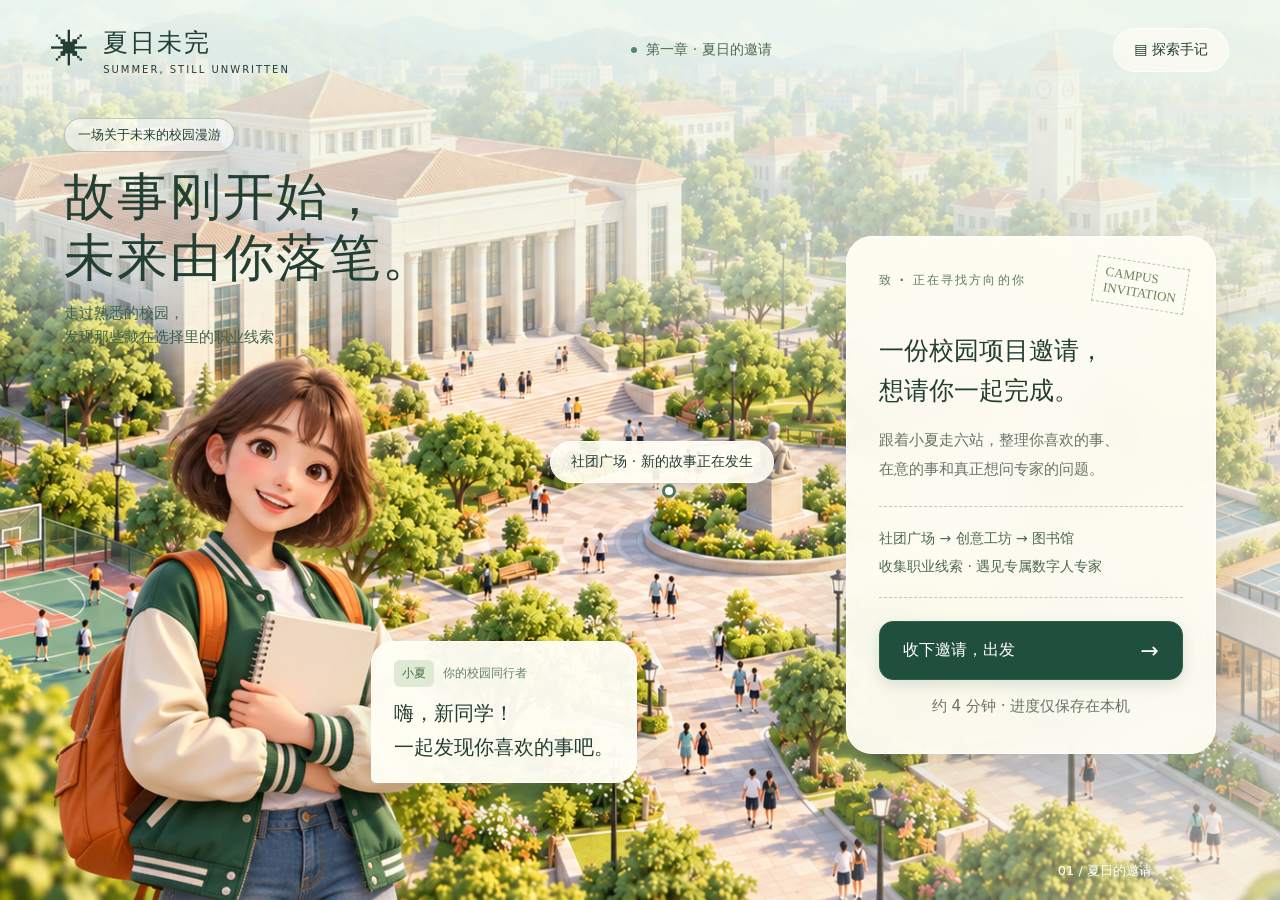
<file: static/campus-assessment.html>
<!doctype html>
<html lang="zh-CN">
<head><meta charset="UTF-8"><meta name="viewport" content="width=device-width,initial-scale=1"><meta name="theme-color" content="#245943"><title>夏日未完 · 校园职业探索</title><meta name="description" content="走过六站校园故事，整理你的职业线索，把真正想问的问题带给数字人专家。"><link rel="icon" href="[data-uri]" type="image/svg+xml"><style>
/* Prefer native Chinese fonts; gameplay does not depend on a font service. */
:root{--forest:#204f3e;--green:#367b59;--mint:#eaf3e7;--ink:#233f33;--muted:#697b6f;--paper:#fffef8;--line:#e1e6dc;--orange:#d98145;--shadow:0 18px 65px #263e3521;font-family:ui-sans-serif,system-ui,-apple-system,BlinkMacSystemFont,"PingFang SC","Microsoft YaHei",sans-serif;color:var(--ink);font-size:16px;font-synthesis:none}*{box-sizing:border-box}body{margin:0;background:#dfebdd;min-width:320px}button,input,textarea,select{font:inherit}button,a,input,textarea,select{-webkit-tap-highlight-color:transparent}button{cursor:pointer}button:disabled{cursor:not-allowed;opacity:.42}button:focus-visible,a:focus-visible,input:focus-visible,textarea:focus-visible,select:focus-visible{outline:3px solid #d88145;outline-offset:4px}button{color:inherit}a{color:inherit}button:hover:not(:disabled){filter:brightness(.98)}button:active:not(:disabled){transform:translateY(1px)}.world{position:fixed;inset:0;z-index:-1;overflow:hidden;background:#d8e9de}.world img{height:100%;width:100%;object-fit:cover;object-position:center 45%;transition:transform 1.3s ease,filter .6s;animation:reveal 1s ease}.world-shade{position:absolute;inset:0;background:linear-gradient(90deg,#edf7eeb3 0%,#eff7e80a 46%,#eef2e269 70%,#f1f1e4cc 100%),linear-gradient(0deg,#174b3173,transparent 30%,#eff7edb8 100%)}.topbar{height:100px;padding:0 4vw;display:flex;align-items:center;justify-content:space-between;gap:20px}.brand{display:flex;gap:12px;align-items:center;text-decoration:none;font-family:"Noto Serif SC","Songti SC","STSong",serif;font-size:25px;font-weight:800;letter-spacing:.08em}.brand small{display:block;font-family:system-ui;font-size:10px;letter-spacing:.2em;font-weight:500;margin-top:5px}.brand-icon{font-size:38px;font-weight:400}.chapter-label{font-size:14px;display:flex;align-items:center;gap:9px;color:#506952}.chapter-label span{width:6px;height:6px;border-radius:50%;background:#56886b}.quiet{background:#fffdf3ad;border:1px solid #fff9;border-radius:30px;padding:12px 20px;font-size:14px;backdrop-filter:blur(12px)}.home{min-height:calc(100dvh - 100px);padding:5vh 5vw 28px;display:grid;grid-template-columns:1fr 370px;gap:32px;align-items:center}.home-copy{align-self:start;padding-top:5vh}.eyebrow{font-family:system-ui,sans-serif;letter-spacing:.18em;font-size:12px;font-weight:650;color:#607960}.small-pill{display:inline-block;font-size:13px;border:1px solid #52705655;border-radius:30px;padding:7px 13px;background:#fff9}.home h1{font-family:"Noto Serif SC","Songti SC","STSong",serif;font-size:clamp(45px,5.5vw,80px);font-weight:700;line-height:1.25;letter-spacing:.04em;margin:22px 0 20px;text-shadow:0 3px 20px #fff5}.home-copy p{font-size:17px;line-height:1.8;color:#3f614c}.home .postcard{align-self:center}.postcard{background:#fffef5f0;border:1px solid #fff;border-radius:26px;box-shadow:var(--shadow);padding:32px;backdrop-filter:blur(20px)}.postcard .stamp{float:right;border:1px dashed #b6c5ac;padding:6px 9px;transform:rotate(9deg);font-family:serif;color:#71845f;font-size:13px}.postcard h2{font-family:"Noto Serif SC","Songti SC","STSong",serif;font-size:25px;line-height:1.6;font-weight:650;margin:24px 0 14px}.postcard p{line-height:1.9;font-size:15px;color:#677467}.postcard .route-preview{border-top:1px dashed #becabc;border-bottom:1px dashed #becabc;padding:17px 0;margin:23px 0;font-size:14px;line-height:2;color:#4c6953}.primary{display:flex;justify-content:center;align-items:center;gap:20px;border:1px solid #286444;background:var(--forest);color:#fff;border-radius:14px;padding:16px 23px;font-size:16px;font-weight:600;box-shadow:0 5px 14px #204f3e24;transition:background .2s}.primary:hover{background:#2e694d}.primary .arrow{margin-left:auto;font-size:22px;font-weight:400}.full{width:100%}.subnote{font-size:12px;color:#7b8578;text-align:center;line-height:1.7;margin:12px 0 0}.home-footer{grid-column:1/-1;display:flex;justify-content:space-between;align-items:end;color:white;font-size:13px;padding-top:7vh;text-shadow:0 2px 12px #214c36}.home-footer strong{display:block;letter-spacing:.12em;font-size:14px;margin-bottom:7px}.pin{position:fixed;left:42%;top:53%;border:1px solid #fff;background:#fffef5e8;border-radius:40px;padding:11px 20px;font-size:14px;box-shadow:0 7px 25px #294c3229;pointer-events:none}.pin:after{content:"";width:8px;height:8px;position:absolute;bottom:-16px;left:50%;background:#fff;border:3px solid #4f7655;border-radius:50%}.game{padding:14px 4vw 24px;display:grid;grid-template-columns:minmax(260px,1fr) minmax(520px,620px);gap:40px;height:calc(100dvh - 100px);min-height:650px}.scene-area{display:flex;flex-direction:column;justify-content:space-between;padding:24px 0 0;min-width:0}.scene-caption .eyebrow{color:#47664e}.scene-caption h1{font-family:"Noto Serif SC","Songti SC","STSong",serif;font-size:40px;line-height:1.5;letter-spacing:.02em;margin:10px 0}.scene-caption p{color:#4f6754;line-height:1.8;font-size:15px;max-width:340px}.scene-guide{background:#fffef2e8;border:1px solid #fff;border-radius:18px;padding:20px 22px;max-width:470px;box-shadow:var(--shadow);backdrop-filter:blur(10px);margin:0 0 22px}.guide-label{display:flex;gap:9px;align-items:center;font-size:13px;color:#648367;margin-bottom:9px}.guide-label b{background:#deead3;padding:5px 8px;border-radius:6px;font-size:12px;color:#4d6a46}.scene-guide p{font-family:"Noto Serif SC","Songti SC","STSong",serif;font-size:17px;line-height:1.85;margin:0}.trail{display:flex;gap:8px;margin:18px 0 0;flex-wrap:wrap}.trail span{border-radius:50%;width:31px;height:31px;border:1px solid #ffffff9c;background:#ffffff80;color:#58715d;font-size:12px;display:grid;place-items:center}.trail span.current{background:var(--forest);border-color:var(--forest);color:white}.trail span.done{background:#ecf5e8;color:#2f6849}.task-panel{display:flex;flex-direction:column;background:#fffef9f5;border:1px solid white;border-radius:24px;box-shadow:var(--shadow);overflow:hidden;min-height:0;animation:slidein .3s ease}.panel-top{padding:25px 30px 0}.progress-meta{display:flex;justify-content:space-between;color:#7d8879;font-size:12px;letter-spacing:.05em}.progress-track{height:3px;background:#e8ecdf;border-radius:5px;margin-top:12px}.progress-fill{height:3px;background:var(--green);transition:width .4s}.panel-content{padding:23px 30px 15px;overflow-y:auto;flex:1}.panel-content h2{font-family:"Noto Serif SC","Songti SC","STSong",serif;font-size:25px;line-height:1.5;margin:0 0 8px}.intro{font-size:14px;color:var(--muted);line-height:1.7;margin:0 0 20px}.field-label{font-size:14px;font-weight:600;margin:19px 0 10px;display:block}.field-label small{font-size:12px;font-weight:400;color:var(--muted);margin-left:5px}.choices{display:grid;gap:10px}.choices.two{grid-template-columns:1fr 1fr}.option{border:1px solid #dfe6d8;border-radius:13px;padding:15px;background:#fffefb;text-align:left;display:flex;gap:12px;align-items:flex-start;position:relative;transition:border .15s,background .15s,box-shadow .15s;min-width:0}.option:hover{border-color:#80a88b;background:#f5f8f0}.option.selected{border-color:#397957;background:#edf4e8;box-shadow:inset 0 0 0 .5px #397957}.option .symbol{color:#6b8468;font-family:serif;font-size:22px;min-width:24px;line-height:1.2}.option strong{display:block;font-size:15px;line-height:1.4;font-weight:600}.option small{display:block;font-size:12px;color:#7c8579;line-height:1.6;margin-top:5px}.option .check{margin-left:auto;font-size:14px;color:#7e927d}.option.selected .check{color:#2a6b48}.chips{display:flex;flex-wrap:wrap;gap:8px}.chip{border:1px solid #dfe5d9;background:#fffefa;padding:9px 13px;border-radius:9px;font-size:13px;line-height:1.3}.chip.selected{background:#e7f1e2;border-color:#4d855c;color:#2c5f3a}.text-input,select,textarea{width:100%;border:1px solid #dce4d5;border-radius:10px;background:#fffefa;padding:12px 14px;color:var(--ink);font-size:14px;line-height:1.5}.text-input::placeholder,textarea::placeholder{color:#969f90}textarea{resize:vertical;min-height:82px}.two-fields{display:grid;grid-template-columns:1fr 1fr;gap:12px}.panel-footer{padding:17px 30px 21px;border-top:1px solid #e7ebdf;display:flex;align-items:center;gap:16px;background:#fffef8}.panel-footer .primary{margin-left:auto;min-width:175px;padding:13px 20px}.text-button{border:0;background:none;padding:8px 0;font-size:13px;color:#6d7f6d;text-decoration:none}.hint{padding:12px 15px;background:#f0f4e8;border-radius:10px;font-size:13px;color:#69775e;line-height:1.7;margin:15px 0 0}.range{width:100%;accent-color:#367b59}.range-labels{display:flex;justify-content:space-between;font-size:12px;color:#7b8874}.evidence-card{border:1px dashed #cbd7c3;border-radius:12px;padding:14px 16px;background:#f5f6ed;margin:16px 0}.evidence-card header{font-size:12px;color:#718268;margin-bottom:8px}.data-row{display:grid;grid-template-columns:1fr 1fr 1fr;font-size:13px;gap:7px;line-height:1.8}.data-row.head{color:#83917c}.badge{font-size:12px;color:#67805c;background:#e9f0e1;padding:5px 9px;border-radius:6px;display:inline-block}.badge.orange{background:#fbeddc;color:#9b6935}#toast{position:fixed;bottom:26px;left:50%;transform:translate(-50%,15px);background:#244d3f;color:white;padding:12px 22px;border-radius:12px;box-shadow:var(--shadow);opacity:0;transition:.2s;pointer-events:none;z-index:100;font-size:14px}#toast.show{opacity:1;transform:translate(-50%,0)}dialog{border:1px solid #fff;background:#fffef8;color:var(--ink);border-radius:22px;max-width:650px;width:calc(100vw - 36px);max-height:85vh;padding:28px;box-shadow:var(--shadow)}dialog::backdrop{background:#1e3c3255;backdrop-filter:blur(5px)}.dialog-head{display:flex;justify-content:space-between;gap:20px;align-items:start}.dialog-head h2{font-family:"Noto Serif SC","Songti SC","STSong",serif;font-size:25px;margin:10px 0 20px}.icon-button{border:1px solid #e0e6da;background:none;border-radius:50%;width:34px;height:34px;font-size:23px;display:grid;place-items:center}.note-row{padding:13px 0;border-bottom:1px solid #e2e8db;line-height:1.8;font-size:14px}.note-row small{display:block;color:#84907d}.results-shell{padding:22px 5vw 40px;max-width:1450px;margin:auto}.results-heading{display:flex;align-items:end;justify-content:space-between;gap:20px;margin-bottom:23px}.results-heading h1{font-family:"Noto Serif SC","Songti SC","STSong",serif;font-size:35px;margin:8px 0}.results-heading p{font-size:14px;color:#5c765f;margin:7px 0}.results-grid{display:grid;grid-template-columns:1fr 1.05fr;gap:23px}.results-card{background:#fffef8f7;backdrop-filter:blur(18px);border:1px solid white;border-radius:22px;padding:26px;box-shadow:var(--shadow);min-width:0}.results-card h2{font-family:"Noto Serif SC","Songti SC","STSong",serif;font-size:23px;margin:0 0 6px}.card-sub{color:#7c8777;font-size:12px;line-height:1.7}.profile-grid{display:grid;grid-template-columns:1fr 1fr;gap:0 20px;margin-top:15px}.profile-item{padding:13px 0;border-bottom:1px solid #e9ecdf;min-width:0}.profile-item label{font-size:12px;color:#899180;display:block;margin-bottom:5px}.profile-item strong{font-size:14px;line-height:1.6;font-weight:550;display:block;overflow-wrap:anywhere}.profile-item small{font-size:12px;color:#8c9583;display:block;line-height:1.6;margin-top:4px}.profile-footer{margin-top:15px;color:#7e8976;font-size:12px;line-height:1.8}.rank-item{margin-top:15px;padding:15px 16px;border:1px solid #e4e9dd;border-radius:13px;background:#fffefa}.rank-item:first-of-type{border-color:#b5c8a5;background:#f2f6e9}.rank-top{display:flex;align-items:center;gap:10px}.rank-index{font-family:Georgia,serif;font-size:22px;color:#8b997b;min-width:24px}.rank-title{font-size:16px;font-weight:650;flex:1}.rank-percent{color:#397552;font-size:23px;font-family:Georgia,serif}.rank-percent small{font-family:system-ui;font-size:13px}.rank-bar{height:4px;background:#e8eede;margin:11px 0 10px;border-radius:3px;overflow:hidden}.rank-bar span{height:4px;background:#66905b;display:block;border-radius:3px}.rank-reason{font-size:13px;line-height:1.75;color:#607358;margin:0}.rank-detail{margin-top:9px;font-size:12px;color:#76866c}.rank-detail summary{cursor:pointer}.rank-detail p{line-height:1.8;margin:7px 0}.method{font-size:12px;color:#7b8972;line-height:1.8;margin-top:15px}.method summary{cursor:pointer;color:#66835b}.expert-banner{margin-top:23px;background:#234e3df5;color:#fff;border-radius:20px;padding:25px 28px;display:flex;gap:25px;align-items:center;justify-content:space-between;box-shadow:var(--shadow)}.expert-banner .eyebrow{color:#b8cfaa}.expert-banner h2{font-family:"Noto Serif SC","Songti SC","STSong",serif;font-size:23px;margin:8px 0}.expert-banner p{font-size:13px;color:#c3d4bc;margin:0;line-height:1.8}.expert-banner .primary{background:#f1f5df;color:#28523a;border:0;white-space:nowrap;min-width:190px}.consent{display:flex;align-items:flex-start;gap:8px;margin:13px 0 0;font-size:12px;color:#d2dfcc;line-height:1.7}.consent input{accent-color:#98b577;margin-top:3px}.reception{max-width:1180px;margin:auto;padding:34px 4vw 45px}.reception-top{font-family:"Noto Serif SC","Songti SC","STSong",serif;font-size:35px;margin:12px 0 14px}.reception-layout{display:grid;grid-template-columns:320px 1fr;gap:22px}.expert-intro .monogram{width:62px;height:62px;background:#e4eddc;border:1px solid #b8caad;border-radius:18px;display:grid;place-items:center;font-size:32px;color:#587a4e;margin-bottom:24px}.expert-intro h2{margin-bottom:10px}.expert-intro p{font-size:14px;line-height:1.9;color:#6d7b64}.expert-intro ul{padding-left:18px;font-size:13px;line-height:2;color:#718069}.chat-bubble{background:#f0f4e9;padding:18px 20px;border-radius:4px 17px 17px 17px;font-size:15px;line-height:1.9;margin:16px 0}.chat-label{font-size:12px;color:#7c8f6f}.question-preview{border:1px solid #e1e8d8;border-radius:13px;padding:17px;font-size:14px;line-height:1.9;color:#526d47;white-space:pre-wrap;overflow-wrap:anywhere}.reception-actions{display:flex;gap:10px;flex-wrap:wrap;margin-top:17px}.secondary{border:1px solid #cad7bd;background:#f8faef;border-radius:12px;padding:12px 17px;font-size:14px}.muted{color:var(--muted)}.hidden{display:none!important}.compact{font-size:13px}.error{color:#a45337;font-size:13px}body.result-mode .world img{filter:blur(5px);transform:scale(1.04)}body.result-mode .world-shade{background:#e9f0ddbd}@keyframes slidein{from{opacity:0;transform:translateY(12px)}to{opacity:1;transform:translateY(0)}}@keyframes reveal{from{opacity:0}to{opacity:1}}@media(min-width:1600px){.game{padding:35px 6vw 45px;gap:8vw}.panel-content{padding:25px 35px}.panel-top{padding:30px 35px 0}.panel-footer{padding:20px 35px}.scene-caption h1{font-size:49px}.task-panel{max-height:840px}.home{padding-left:7vw;padding-right:7vw;grid-template-columns:1fr 410px}}@media(max-width:1050px){.chapter-label{display:none}.game{gap:20px;grid-template-columns:minmax(210px,1fr) minmax(450px,1.5fr);padding-left:3vw;padding-right:3vw}.scene-caption h1{font-size:32px}.scene-guide p{font-size:15px}.panel-content,.panel-top{padding-left:22px;padding-right:22px}.panel-footer{padding-left:22px;padding-right:22px}.home{grid-template-columns:1fr 340px}.home h1{font-size:52px}.results-shell{padding:18px 3vw}.results-grid{gap:15px}.results-card{padding:22px}.profile-grid{gap:0 12px}.reception-layout{grid-template-columns:270px 1fr}.pin{display:none}}@media(max-width:760px){.topbar{height:78px;padding:0 20px}.brand{font-size:20px}.brand-icon{font-size:28px}.brand small{font-size:8px}.quiet{padding:10px 13px;font-size:12px}.home{grid-template-columns:1fr;padding:10px 22px 24px;gap:22px;min-height:calc(100dvh - 78px)}.home-copy{padding-top:15px}.home h1{font-size:45px;margin:16px 0}.home-copy p{font-size:14px}.home .postcard{max-width:430px;width:100%;justify-self:end}.postcard{padding:24px}.postcard h2{font-size:23px;margin:16px 0}.home-footer{padding-top:0;font-size:11px}.home-footer strong{font-size:12px}.game{display:block;height:auto;min-height:0;padding:0 16px 24px}.scene-area{padding:0}.scene-caption h1{font-size:25px;margin:6px 0 10px}.scene-caption p,.scene-caption .eyebrow{display:none}.scene-guide{padding:13px 16px;margin:0 0 14px;max-width:none}.scene-guide p{font-family:inherit;font-size:14px}.scene-guide .guide-label{margin-bottom:5px}.trail{display:none}.task-panel{min-height:520px}.panel-content{overflow:visible;padding:20px}.panel-top{padding:20px 20px 0}.panel-content h2{font-size:22px}.panel-footer{padding:15px 20px}.panel-footer .primary{min-width:160px}.option{padding:13px 11px;gap:8px}.option .symbol{font-size:19px;min-width:20px}.option strong{font-size:14px}.option small{font-size:12px}.results-heading h1,.reception-top{font-size:27px}.results-heading{align-items:start}.results-grid{grid-template-columns:1fr}.results-shell{padding:14px 16px 25px}.results-card{padding:22px}.expert-banner{display:block;padding:23px}.expert-banner h2{font-size:21px}.expert-banner .primary{margin-top:17px;width:100%}.reception{padding:18px 16px}.reception-layout{grid-template-columns:1fr}.expert-intro{display:none}.profile-grid{gap:0 14px}.home .route-preview{margin:17px 0;padding:12px 0}.world img{object-position:44% center}.world-shade{background:linear-gradient(180deg,#eef6eec9,#eff7e809 45%,#234b326e)}.home-footer span:last-child{display:none}}@media(prefers-reduced-motion:reduce){*{animation:none!important;transition:none!important;scroll-behavior:auto!important}}

.postcard{position:relative}.postcard .stamp{float:none;position:absolute;right:28px;top:25px}.postcard h2{margin-top:42px}.option .check{flex-shrink:0}.option>span:nth-child(2){min-width:0}.world img{transform:var(--camera,none)}body.result-mode .world img{transform:scale(1.04)}

@media(min-width:761px){.game{min-height:0}}

/* Original guide and campus are rendered together, with native dialogue above. */
.world img{object-position:left bottom}
.world-shade{background:linear-gradient(180deg,#eff7edf0 0%,#eff7edb8 15%,#eff7ed96 30%,transparent 44%),linear-gradient(270deg,#f1f1e499,transparent 45%)}
.home{position:relative;isolation:isolate;overflow:hidden;padding-top:2vh}.home-copy{padding-top:0;position:relative;z-index:2}.home h1{font-size:clamp(40px,4vw,60px);line-height:1.2;margin:14px 0 12px}.home-copy p{font-size:15px;line-height:1.6;margin:0}.home .postcard{z-index:3}.home .pin{left:43%;top:49%}
.home-companion{position:absolute;left:29vw;bottom:13vh;z-index:2;pointer-events:none}.home-greeting{max-width:285px;background:#fffef5f5;border:1px solid #fff;border-radius:22px 22px 22px 5px;padding:18px 22px;box-shadow:var(--shadow)}.home-greeting p{font-family:"Noto Serif SC","Songti SC",serif;font-size:20px;line-height:1.7;margin:0}.home-greeting .guide-label{font-size:12px;white-space:nowrap}
.home-footer{position:absolute;right:5vw;bottom:20px;padding-top:0;z-index:1;justify-content:flex-end}.home-footer>span:first-child{display:none}
.scene-area{position:relative;isolation:isolate}.scene-caption{position:relative;z-index:3}.scene-companion{position:relative;flex:1;min-height:0;display:flex;flex-direction:column;justify-content:flex-end}.scene-companion .scene-guide{position:relative;z-index:2;margin-left:clamp(210px,24vw,360px);margin-bottom:14px;max-width:none;padding:18px 20px;border-radius:20px 20px 20px 5px}.scene-companion .trail{position:relative;z-index:2;justify-content:flex-end}.scene-companion .scene-guide p{font-size:16px}.scene-companion .guide-label{font-size:12px}
@media(min-width:1600px){.home{padding-left:5vw;padding-right:5vw}.game{padding-left:4vw;padding-right:4vw;gap:5vw}.home h1{font-size:64px}.scene-companion .scene-guide{margin-left:26vw;max-width:360px}.scene-companion .trail{justify-content:flex-start;margin-left:26vw}}
@media(min-width:761px) and (max-width:1050px){.home h1{font-size:40px}.home-greeting{max-width:210px;padding:14px}.home-greeting p{font-size:16px}.scene-companion .scene-guide{margin-left:80px;padding:14px 16px}.scene-companion .scene-guide p{font-size:14px}}
@media(min-width:761px) and (max-height:760px){.home{padding-top:0}.home-copy .small-pill{display:none}.home h1{font-size:42px;margin:10px 0}.home-copy p{font-size:14px}.home-companion{bottom:10vh}.home-greeting{padding:15px 19px}.home-greeting p{font-size:17px}.scene-caption h1{font-size:34px}.scene-companion .scene-guide{padding:14px 17px}.scene-companion .scene-guide p{font-size:14px}}
@media(max-width:760px){.world{height:680px;bottom:auto}.world img{object-position:left bottom}.world-shade{background:linear-gradient(180deg,#eff7edd9,#eff7edb3 28%,transparent 45%)}.home{padding:10px 22px 20px;overflow:visible;gap:16px}.home-copy{padding-top:0}.home h1{font-size:38px}.home-companion{position:relative;left:auto;bottom:auto;grid-row:2;min-height:320px;display:flex;align-items:center;justify-content:flex-end;padding-top:40px}.home-greeting{max-width:190px;padding:13px 14px;border-radius:17px 17px 17px 5px}.home-greeting p{font-size:15px;line-height:1.65}.home-greeting .guide-label{white-space:normal;font-size:10px;gap:5px}.home .postcard{grid-row:3}.home-footer{display:none}.scene-companion{min-height:370px;margin-top:7px}.scene-companion .scene-guide{margin-left:44%;margin-bottom:12px;padding:13px 14px;min-height:90px}.scene-companion .scene-guide p{font-size:13px}.scene-companion .guide-label{font-size:10px;gap:6px}.scene-companion .trail{display:none}body.result-mode .world{height:100dvh}}


#toast{position:static;inset:auto;transform:none!important;max-width:none;max-height:0;overflow:hidden;margin:0 4vw;padding:0;background:#eef4e8;color:#34543f;border-radius:10px;box-shadow:none;pointer-events:none}#toast.show{max-height:100px;padding:10px 14px;margin-bottom:10px;opacity:1}
</style></head>
<body>
<div class="world" aria-hidden="true"><img id="campus-art" alt="" fetchpriority="high"/><div class="world-shade"></div></div>
<header class="topbar"><a class="brand" href="#" aria-label="夏日未完首页"><span class="brand-icon">✳</span><span>夏日未完<small>SUMMER, STILL UNWRITTEN</small></span></a><div class="chapter-label"><span></span>第一章 · 夏日的邀请</div><button class="quiet" id="journal-btn">▤ <span>探索手记</span></button></header>
<main id="app"></main>
<div id="toast" role="status" aria-live="polite"></div>
<dialog id="journal"><div class="dialog-head"><div><span class="eyebrow">YOUR EXPLORATION NOTES</span><h2>一路收集的线索</h2></div><button class="icon-button" id="close-journal" aria-label="关闭手记">×</button></div><div id="journal-content"></div></dialog>
<script>
(()=>{
const CAMPUS_ASSETS={"guide": "/static/campus-guide.png", "campus": "/static/campus-campus.png"};
const VERSION=1;
const GOALS=[['explore','找到值得尝试的方向','还没确定，但不想一直停在原地','⌁'],['confirm','验证我心里的目标','已经有想法，想听听专业判断','◎'],['intern','为第一段实习做准备','想知道差在哪里，下一步怎么补','↗'],['plan','理清长期成长路线','把当下选择和未来连接起来','◇']];
const INTERESTS=[['I','找出事情背后的原因','看看数据，追问为什么','⌕'],['A','让一个想法被看见','写内容、做视觉、讲故事','✧'],['S','帮别人解决一个困扰','倾听需要，陪伴和支持','♡'],['E','把人和资源组织起来','说服、协调，让计划发生','⚑'],['C','让复杂事情井井有条','梳理流程，整理细节','▤'],['R','亲手把东西做出来','搭建、调试、实际操作','⌘']];
const VALUES=[['growth','成就与成长'],['independence','自主空间'],['recognition','认可与发展'],['relationships','友好的人际关系'],['support','有人指导支持'],['conditions','收入与稳定条件']];
const ENVS=[['guided','有清楚分工和反馈'],['independent','留一段独立专注时间'],['collaborative','多讨论、一起推进'],['flexible','愿意尝试不同方式']];
const ADAPT=[['research','先弄清变化，再调整计划','我需要更多信息来判断'],['try','换一个小方案试试看','先做一个可逆的小尝试'],['support','找有经验的人聊一聊','借助反馈一起梳理'],['pause','先暂停，重新考虑目标','现在也许有更重要的安排']];
const BARRIERS=[['self','还不了解自己'],['job','不了解岗位日常'],['conflict','几个选择难取舍'],['outside','自己与家人期待不同'],['skill','不知道怎么补能力'],['none','暂无明显阻碍']];
const BUDGETS=[['small','每周 1 小时以内'],['medium','每周 1–3 小时'],['large','每周 3 小时以上'],['unknown','还不确定']];
const TIMELINES=[['now','1 个月内'],['soon','1–3 个月'],['later','3 个月以后'],['exploring','暂时只想探索']];
const GRADES=['大一','大二','大三','大四及以上','研究生'];
const SOURCES=[['like','一直感兴趣'],['done','有过相关经历'],['curious','还没试过，想体验']];
const TASKS={
 I:{title:'报名更多了，为什么到场更少？',story:'社团迎新活动结束了。负责人把两期数据交给你，想听听你的第一步。',question:'你会先怎么做？',options:[['check','先比较报名率和到场率','把现象与原因分开，再找流失环节'],['ask','找没到场的同学聊一聊','先了解他们没来的具体原因'],['promote','先增加一次活动宣传','看看更多触达能否带来变化'],['unsure','我还没想好','想先看一个示例']],prompt:'可选：用一句话写下你的判断或想追问的问题。',evidence:{check:'选择先比较数据指标',ask:'选择先了解未到场者的原因',promote:'选择先尝试增加触达',unsure:'想先借助示例理解任务'}},
 A:{title:'把普通的一天，变成一句邀请。',story:'创意工坊正在招募伙伴。它开放给所有专业，周三晚可以体验摄影、手作与海报设计。',question:'你想从哪个角度发出邀请？',options:[['story','从一个真实的小故事切入','让新同学看到一个熟悉的自己'],['benefit','说清能体验什么','让人快速知道是否感兴趣'],['visual','先设计一个视觉主题','用画面和氛围传达想法'],['unsure','我还没想好','想先看一个示例']],prompt:'可选：写一句你会放在海报上的邀请文案。',evidence:{story:'选择故事表达作为创作起点',benefit:'选择清楚呈现活动价值',visual:'选择用视觉主题表达',unsure:'想先借助示例理解任务'}},
 S:{title:'有位新同学，还站在门外。',story:'一位同学来到社团招新处，却说：“我好像什么都不擅长，还是算了。”',question:'你会怎样开启这段对话？',options:[['listen','先问他担心的是什么','给对方表达真实顾虑的空间'],['invite','邀请他体验一个小任务','从低压力的体验开始'],['explain','介绍社团里不同的角色','提供信息，让他自己选择'],['unsure','我还没想好','想先看一个示例']],prompt:'可选：写下你想对这位同学说的第一句话。',evidence:{listen:'选择先倾听具体顾虑',invite:'选择低压力体验来提供支持',explain:'选择补充角色信息',unsure:'想先借助示例理解任务'}},
 E:{title:'活动就要开始，伙伴意见却不同。',story:'团队一半想办线下市集，一半想办线上征集。人手有限，这周只能先做一个。',question:'你想怎样推动下一步？',options:[['align','先对齐这次活动的目标','让比较围绕同一个问题'],['trial','各拿出一个最小方案','比较成本，再选可行的尝试'],['talk','分别听听两边的理由','找到意见背后的真实需求'],['unsure','我还没想好','想先看一个示例']],prompt:'可选：写一句你会在讨论中提出的问题。',evidence:{align:'选择先对齐团队目标',trial:'选择比较小方案的可行性',talk:'选择先理解不同立场',unsure:'想先借助示例理解任务'}},
 C:{title:'三张报名表，三个不同版本。',story:'活动名单散在三个群里，有人重复报名，有人改了时间。明天就要通知到场。',question:'你会从哪里开始整理？',options:[['merge','先合并名单，检查重复','建立一个可核对的版本'],['confirm','先确认截止时间和负责人','让后续更新有清楚的规则'],['track','列出还没确认的事项','优先处理影响通知的问题'],['unsure','我还没想好','想先看一个示例']],prompt:'可选：写下你认为最需要核对的一项信息。',evidence:{merge:'选择先整理和核对信息',confirm:'选择先明确流程责任',track:'选择按未决事项推进',unsure:'想先借助示例理解任务'}},
 R:{title:'展示装置，突然不工作了。',story:'你们做的互动灯光装置在彩排时停止响应。距离正式展示还有一小时，现场有说明书和备用零件。',question:'你会先怎么处理？',options:[['isolate','先安全断电，再分段检查','逐步缩小故障范围'],['manual','先查说明书和连接方式','依据已有资料定位问题'],['backup','先准备一个简化展示方案','保障活动能继续进行'],['unsure','我还没想好','想先看一个示例']],prompt:'可选：写下你想先核实的一个问题。',evidence:{isolate:'选择安全检查并分段排查',manual:'选择先查阅资料核对',backup:'选择准备可用的备用方案',unsure:'想先借助示例理解任务'}}
};
const ROLES=[
{id:'product',name:'产品经理 / 产品助理',i:{I:5,E:4,C:2,A:2},v:['growth','independence'],daily:'了解用户问题，梳理需求，与团队验证解决方案。',gap:'仍需验证问题定义、需求取舍和跨团队协作。',action:'选择一个校园问题，写 3 个访谈问题，再找一位同学聊聊。'},
{id:'operations',name:'用户运营',i:{S:4,E:4,I:3,C:2},v:['relationships','growth'],daily:'了解用户需求，组织活动，跟进反馈与参与情况。',gap:'仍需体验持续跟进、指标复盘与沟通协调。',action:'用一次真实校园活动做一页复盘：现象、可能原因、下次验证。'},
{id:'data',name:'数据分析',i:{I:5,C:4,R:1},v:['growth','independence'],daily:'整理数据，明确指标，分析现象并解释结果。',gap:'仍需验证数据工具、指标口径与分析表达。',action:'找一份公开小数据集，提出一个问题并画一张能回答它的图。'},
{id:'content',name:'内容策划',i:{A:5,E:3,S:2},v:['recognition','independence'],daily:'理解受众，策划选题，创作并复盘内容。',gap:'仍需体验持续创作、修改和传播反馈。',action:'为一个校园活动写两版邀请文案，请两位同学反馈差别。'},
{id:'design',name:'视觉 / 交互设计',i:{A:5,I:3,R:2},v:['independence','growth'],daily:'用视觉或交互方案表达信息、解决使用问题。',gap:'仍需验证设计基础、工具使用与方案迭代。',action:'选一个不清楚的校园指示或页面，提出一版改进草图。'},
{id:'success',name:'客户成功 / 用户支持',i:{S:5,E:3,C:2},v:['relationships','support'],daily:'了解使用困难，协助解决问题并整理用户反馈。',gap:'仍需体验持续沟通、边界管理和问题追踪。',action:'观察一位同学使用一个工具，记录三个真实卡点。'},
{id:'business',name:'商务拓展',i:{E:5,S:3},v:['recognition','relationships'],daily:'寻找合作机会，理解双方需求并推进沟通。',gap:'仍需验证价值表达、合作判断与持续跟进。',action:'为校园活动拟一份合作邀请，说明对方能获得什么。'},
{id:'project',name:'项目协调 / 项目助理',i:{C:5,E:3,S:2},v:['support','conditions'],daily:'跟踪事项、协调进度、整理交付与变更。',gap:'仍需验证多任务处理、风险识别与实际协作。',action:'把一个小项目整理成任务、负责人、截止时间三列清单。'},
{id:'developer',name:'软件开发',i:{I:5,R:4,C:2},v:['growth','independence'],daily:'理解需求，编写、调试和维护软件。',gap:'需要进一步了解专业基础、编程经历和调试作品。',action:'用熟悉的工具做一个能解决校园小问题的最小程序。'},
{id:'technical',name:'技术支持 / 实验技术',i:{R:5,I:3,C:3},v:['conditions','support'],daily:'操作与维护设备，排查故障，记录实验或技术过程。',gap:'需要进一步核实具体行业、专业资格与安全要求。',action:'在有指导和安全条件的课程实验中，整理一份操作与排查记录。'}
];
function initial(){return {version:VERSION,view:'home',step:0,finished:false,goal:'',grade:'',major:'',target:'',interests:[],source:'',taskChoice:'',taskText:'',taskDomain:'',taskHelp:false,values:[],environment:'',adapt:'',confidence:'',barrier:'',budget:'',timeline:'',city:'',question:'',consent:false};}
function lookup(list,key,fallback='待了解'){return list.find(x=>x[0]===key)?.[1]??fallback;}
function sanitize(raw){const s=initial();if(!raw||raw.version!==VERSION)return s;for(const k of ['major','target','taskText','city','question'])s[k]=typeof raw[k]==='string'?raw[k].slice(0,k==='question'?500:k==='taskText'?200:60):'';for(const [k,ls] of Object.entries({goal:GOALS,source:SOURCES,environment:ENVS,adapt:ADAPT,barrier:BARRIERS,budget:BUDGETS,timeline:TIMELINES}))if(ls.some(x=>x[0]===raw[k]))s[k]=raw[k];s.grade=GRADES.includes(raw.grade)?raw.grade:'';s.interests=Array.isArray(raw.interests)?[...new Set(raw.interests)].filter(x=>INTERESTS.some(y=>y[0]===x)).slice(0,2):[];s.values=Array.isArray(raw.values)?[...new Set(raw.values)].filter(x=>VALUES.some(y=>y[0]===x)).slice(0,2):[];s.taskDomain=s.interests[0]||'';if(TASKS[s.taskDomain]?.options.some(x=>x[0]===raw.taskChoice)&&raw.taskDomain===s.taskDomain)s.taskChoice=raw.taskChoice;else s.taskText='';s.taskHelp=raw.taskHelp===true&&raw.taskDomain===s.taskDomain;s.confidence=['1','2','3','4','5','unsure'].includes(String(raw.confidence))?String(raw.confidence):'';s.step=Number.isInteger(raw.step)?Math.max(0,Math.min(5,raw.step)):0;s.finished=raw.finished===true&&[0,1,2,3,4,5].every(i=>validStep(s,i));s.view=s.finished&&['result','expert'].includes(raw.view)?'result':['home','story'].includes(raw.view)?raw.view:'home';return s;}
function validStep(s,n){return [!!s.goal,s.interests.length>0,!!s.taskChoice,s.values.length>0&&!!s.environment,!!s.adapt&&!!s.confidence&&!!s.barrier,!!s.timeline&&!!s.budget][n]??false;}
function rank(s){if(!s.interests.length)return [];let rows=ROLES.map(role=>{const interest=s.interests.reduce((v,i)=>v+(role.i[i]||0),0)/(s.interests.length*5);const value=s.values.length?s.values.filter(v=>role.v.includes(v)).length/s.values.length:0;const signal=.7*interest+.3*value;return {...role,signal,weight:Math.pow(.1+signal,3)}});const total=rows.reduce((n,r)=>n+r.weight,0);rows=rows.map(r=>({...r,exact:100*r.weight/total}));rows.sort((a,b)=>b.exact-a.exact||a.id.localeCompare(b.id));rows.forEach(r=>r.percent=Math.floor(r.exact));const remaining=100-rows.reduce((n,r)=>n+r.percent,0);const rem=[...rows].sort((a,b)=>(b.exact-b.percent)-(a.exact-a.percent));for(let i=0;i<remaining;i++)rem[i].percent++;return rows;}
function profile(s){const task=TASKS[s.interests[0]];const confidence=s.confidence==='unsure'?'完成信心暂不确定':s.confidence?`自评完成信心 ${s.confidence}/5`:'信心尚待了解';return [
{name:'职业兴趣',value:s.interests.map(x=>lookup(INTERESTS,x)).join('、')||'待探索',note:s.source?lookup(SOURCES,s.source):'活动偏好线索，尚未覆盖真实工作'},
{name:'工作价值观',value:s.values.map(x=>lookup(VALUES,x)).join('、')||'待了解',note:'本次选择的优先条件'},
{name:'技能与经历',value:s.taskText.trim()?'有一段任务思路，待核实':s.source==='done'?'自述有相关经历，待补充':'尚无充分作品证据',note:s.taskChoice?(task?.evidence[s.taskChoice]||'情境选择仅作为线索')+(s.taskHelp?' · 看过示例':''):'情境选择不能等同能力'},
{name:'工作环境偏好',value:lookup(ENVS,s.environment),note:'应在具体团队中进一步核实'},
{name:'自我效能与预期',value:confidence,note:s.goal?`期待：${lookup(GOALS,s.goal)}；任务结果预期待追问`:'任务信心与实际能力分开理解'},
{name:'生涯适应资源',value:lookup(ADAPT,s.adapt),note:'一次变化应对线索；其余适应资源待了解'},
{name:'决策与咨询难点',value:lookup(BARRIERS,s.barrier),note:s.question?`想问：${s.question}`:lookup(GOALS,s.goal,'咨询诉求待了解')},
{name:'现实条件与目标',value:`${lookup(TIMELINES,s.timeline)} · ${lookup(BUDGETS,s.budget)}`,note:[s.grade,s.major,s.city?`地点：${s.city}`:'地点尚未限定',s.target?`关注：${s.target}`:''].filter(Boolean).join(' · ')}
];}
function handoffText(s){const top=rank(s).slice(0,3);return `我的职业咨询摘要\n\n当前背景：${[s.grade,s.major].filter(Boolean).join(' · ')||'在校大学生，年级专业待补充'}\n最想解决：${lookup(GOALS,s.goal)}\n关注方向：${s.target||'尚未确定'}\n\n${profile(s).map(p=>`${p.name}：${p.value}\n  依据／待了解：${p.note}`).join('\n')}\n\n候选探索方向：${top.map(r=>r.name+' '+r.percent+'%').join('；')}\n百分比为 10 个演示候选方向内的相对推荐权重，非真实适配或录用概率。\n\n我的任务思路：${s.taskText||'暂未填写，能力需要进一步验证'}\n\n最想向专家提问：${s.question||`我想${lookup(GOALS,s.goal)}，请帮我核实这些方向，并找到适合当前时间预算的下一步。`}`;}

const EMBEDDED=window.parent!==window,ATTEMPT=new URLSearchParams(location.search).get('attempt')||'';
const app=document.querySelector('#app'),journal=document.querySelector('#journal'),KEY=EMBEDDED?'careerfly-campus-progress-v1':'summer-campus-local-progress-v1';
let state=initial(),toastTimer,transferred=null,customDraft='';
try{const previous=JSON.parse(localStorage.getItem(KEY));state=EMBEDDED&&previous?.attempt!==ATTEMPT?initial():sanitize(previous)}catch{}
const esc=v=>String(v??'').replace(/[&<>"']/g,c=>({'&':'&amp;','<':'&lt;','>':'&gt;','"':'&quot;',"'":'&#39;'}[c]));
const $=s=>document.querySelector(s);
function save(){try{localStorage.setItem(KEY,JSON.stringify({...state,consent:false,attempt:ATTEMPT}))}catch{}}
function toast(message){const t=$('#toast');t.textContent=message;t.classList.add('show');clearTimeout(toastTimer);toastTimer=setTimeout(()=>t.classList.remove('show'),2700)}
function choose(field,value,multi=false){if(multi){const a=state[field];if(a.includes(value))state[field]=a.filter(x=>x!==value);else if(a.length<2)state[field]=[...a,value];else {toast('最多选两项。可以先取消一项，再换一个。');return}}else state[field]=value;if(field==='interests'&&state.taskDomain!==state.interests[0]){state.taskDomain=state.interests[0]||'';state.taskChoice='';state.taskText='';state.taskHelp=false}if(field==='taskChoice'&&value==='unsure')state.taskHelp=true;state.consent=false;transferred=null;state.finished=state.finished&&[0,1,2,3,4,5].every(i=>validStep(state,i));save();renderStory(false)}
function options(field,items,multi=false,two=false){return `<div class="choices${two?' two':''}">${items.map(([id,title,desc,symbol])=>{const on=multi?state[field].includes(id):state[field]===id;return `<button type="button" class="option ${on?'selected':''}" data-field="${field}" data-value="${esc(id)}" ${multi?'data-multi="true"':''} aria-pressed="${on}">${symbol?`<span class="symbol" aria-hidden="true">${symbol}</span>`:''}<span><strong>${esc(title)}</strong>${desc?`<small>${esc(desc)}</small>`:''}</span><span class="check" aria-hidden="true">${on?'✓':'○'}</span></button>`}).join('')}</div>`}
function chips(field,items,multi=false){return `<div class="chips">${items.map(([id,title])=>{const on=multi?state[field].includes(id):state[field]===id;return `<button type="button" class="chip ${on?'selected':''}" data-field="${field}" data-value="${esc(id)}" ${multi?'data-multi="true"':''} aria-pressed="${on}">${esc(title)}</button>`}).join('')}</div>`}
function input(field,placeholder,max=60){return `<input class="text-input" data-input="${field}" id="${field}" value="${esc(state[field])}" placeholder="${esc(placeholder)}" maxlength="${max}">`}
const SAMPLES={I:'可以先比较两期报名后的到场比例：75% 与 40%。这说明流失环节值得追问，但还不能确定原因。',A:'例如：把一个没来得及开始的小想法，带到周三的创意工坊。再检查这句话是否说清了活动内容。',S:'可以先说：你最担心的是没经验，还是还不知道想尝试什么？先理解，再一起找一个低压力的开始。',E:'可以先问：这周最重要的是让更多人看见，还是让一小群人深入参与？对齐目标后再比较方案。',C:'可以先确认最终名单由谁维护、何时截止，再合并去重。把还没核实的信息单独标出来。',R:'先确保操作安全，再在指导下核对电源和连接。若问题暂时无法解决，可以准备不依赖装置的展示。'};
const SCENES=[
['校园信箱','开学的第一封信','新的学期，从你最想解决的事出发。','不用向我介绍一个完美的自己。最近，你最想把哪件事想清楚？','THE INVITATION'],
['社团广场','接过你心动的任务','一份小小的选择，藏着真实的好奇。','社团正在筹备一场校园企划。如果可以自由分工，你最想接过哪两张任务卡？','FOLLOW YOUR CURIOSITY'],
['创意工坊','让一个想法发生','试一小步，比想一百遍更接近答案。','来，试着接住这个小挑战。不考专业术语，也可以坦率地说还没想好。','A SMALL FIRST TRY'],
['图书馆','给未来留几个位置','喜欢的工作，也要容得下喜欢的生活。','如果有两份机会摆在面前，你最希望它们满足什么？选出现在最重要的两项。','WHAT MATTERS TO YOU'],
['湖畔长椅','当计划拐了个弯','未来有变化，你也可以有新的走法。','原定的项目突然延期了。没关系，先看看你想怎么走，再把卡住的地方带给专家。','ROOM FOR A DIFFERENT PATH'],
['未来邮局','把下一步寄给自己','不用决定一辈子，先决定接下来。','最后，把你现在能投入的时间告诉我。我们会把这些线索一起带到专家接待页。','A LETTER TO TOMORROW']
];
function screen(n){switch(n){
case 0:return `<h2>这一趟，你最想带走什么？</h2><p class="intro">选一个最接近你的想法，专家会从这里接着聊。</p>${options('goal',GOALS)}<div class="two-fields"><div><label class="field-label" for="grade">目前年级 <small>可选</small></label><select id="grade" data-input="grade"><option value="">暂不填写</option>${GRADES.map(x=>`<option ${state.grade===x?'selected':''}>${x}</option>`).join('')}</select></div><div><label class="field-label" for="major">专业 / 学习方向 <small>可选</small></label>${input('major','例如：新闻传播 / 计算机')}</div></div><label class="field-label" for="target">心里已经有目标了吗？ <small>可选</small></label>${input('target','写下岗位或行业，也可以先留白')}`;
case 1:return `<h2>哪两件事，让你更想参与？</h2><p class="intro">选 1–2 项。两项同样重要，没有“更优秀”的选项。</p>${options('interests',INTERESTS,true,true)}<label class="field-label">这份心动，更接近哪一种？ <small>可选</small></label>${chips('source',SOURCES)}<p class="hint">${state.interests.length?`已收集 ${state.interests.length} 张任务卡 · 先体验第一张，之后也可以回来换一张。`:'还没做过也可以选。兴趣与熟练程度是两回事。'}</p>`;
case 2:{const task=TASKS[state.interests[0]||'I'];return `<h2>${esc(task.title)}</h2><p class="intro">${esc(task.story)}</p>${state.interests[0]==='I'?`<div class="evidence-card"><header>项目资料 · 模拟数据</header><div class="data-row head"><span>活动</span><span>报名人数</span><span>到场人数</span></div><div class="data-row"><span>上一期</span><span>40 人</span><span>30 人</span></div><div class="data-row"><span>本期</span><span>50 人</span><span>20 人</span></div><small class="muted">邀请人数分别为 100、200 人；渠道与人群是否相同尚未知。</small></div>`:''}<label class="field-label">${task.question}</label>${options('taskChoice',task.options)}${state.taskChoice==='unsure'?`<div class="hint"><strong>给你一个起点</strong><br>${SAMPLES[state.interests[0]||'I']}</div>`:''}<label class="field-label" for="taskText">留下一点你的思路 <small>可选 · 200 字以内</small></label><textarea id="taskText" data-input="taskText" maxlength="200" placeholder="${esc(task.prompt)}">${esc(state.taskText)}</textarea><p class="subnote">只作为一次任务线索，不据此给你的能力定级。</p>`;}
case 3:return `<h2>好机会，对你意味着什么？</h2><p class="intro">选 1–2 个最在意的条件。</p>${options('values',VALUES.map((v,i)=>[...v,['能看到自己的进步与成果','对方法和节奏有一定决定权','贡献被看见，发展路径清楚','合作中彼此尊重、相处舒服','遇到问题有人指导和反馈','收入、安全感与工作条件可接受'][i],['↗','◇','✧','♡','⌁','▤'][i]]),true,true)}<label class="field-label">同样的任务，你更喜欢怎么推进？</label>${chips('environment',ENVS)}<p class="hint">这些偏好用来帮你比较具体机会，不意味着某个岗位一定满足这些条件。</p>`;
case 4:return `<h2>计划变了，你会先做什么？</h2><p class="intro">项目延期两周，原来的安排需要调整。</p>${options('adapt',ADAPT,false,true)}<label class="field-label">完成类似小任务，你现在有多少信心？</label>${chips('confidence',[['1','1 · 没什么把握'],['2','2'],['3','3'],['4','4'],['5','5 · 比较有把握'],['unsure','说不准']])}<label class="field-label">说到职业选择，目前最卡住你的是？</label>${chips('barrier',BARRIERS)}<p class="hint">寻求支持、调整方向或暂缓都可能合理。我们更关心背后的原因。</p>`;
case 5:return `<h2>接下来，按你的节奏来。</h2><p class="intro">只安排能做到的下一步，把更复杂的问题留给专家。</p><label class="field-label">希望什么时候开始实习或求职？</label>${chips('timeline',TIMELINES)}<label class="field-label">每周能留多少时间探索和准备？</label>${chips('budget',BUDGETS)}<label class="field-label" for="city">地点或其他必须满足的条件 <small>可选</small></label>${input('city','例如：上海 / 只能远程 / 周末有时间')}<label class="field-label" for="question">最想问专家的一句话 <small>可选</small></label><textarea id="question" data-input="question" maxlength="500" placeholder="例如：我喜欢做内容，但不知道该选运营还是品牌策划。">${esc(state.question)}</textarea><div class="hint">画像只保存在当前浏览器。结束后可核对、修改，再决定是否带到专家接待页。</div>`;
}}
function sceneArt(withGuide){$('#campus-art').src=withGuide?CAMPUS_ASSETS.guide:CAMPUS_ASSETS.campus;document.documentElement.style.setProperty('--camera','none')}
function renderHome(){sceneArt(true);state.view='home';document.body.classList.remove('result-mode');app.innerHTML=`<section class="home"><div class="home-copy"><span class="small-pill">一场关于未来的校园漫游</span><h1>故事刚开始，<br>未来由你落笔。</h1><p>走过熟悉的校园，<br>发现那些藏在选择里的职业线索。</p></div><div class="postcard"><span class="stamp">CAMPUS<br>INVITATION</span><span class="eyebrow">致 · 正在寻找方向的你</span><h2>一份校园项目邀请，<br>想请你一起完成。</h2><p>跟着小夏走六站，整理你喜欢的事、<br>在意的事和真正想问专家的问题。</p><div class="route-preview">社团广场 → 创意工坊 → 图书馆<br>收集职业线索 · 遇见专属数字人专家</div><button class="primary full" id="start">${state.finished?'打开我的探索画像':state.goal?'继续我的校园故事':'收下邀请，出发'} <span class="arrow">→</span></button><p class="subnote">约 4 分钟 · 进度仅保存在本机</p>${state.goal?'<button class="text-button full" id="restart">重新开始一段故事</button>':''}</div><div class="pin">社团广场 · 新的故事正在发生</div><div class="home-companion"><div class="home-greeting"><div class="guide-label"><b>小夏</b> 你的校园同行者</div><p>嗨，新同学！<br>一起发现你喜欢的事吧。</p></div></div><div class="home-footer"><span><strong>每一个选择，都让未来更清楚一点。</strong>没有标准人生，只有更值得尝试的下一步。</span><span>01 / 夏日的邀请</span></div></section>`;$('#start').onclick=()=>{if(state.finished)renderResults();else{state.view='story';save();renderStory()}};if($('#restart'))$('#restart').onclick=restart;save()}
function renderStory(focus=true){sceneArt(true);state.view='story';document.body.classList.remove('result-mode');const n=state.step,[place,title,subtitle,quote,english]=SCENES[n],oldScroll=$('.panel-content')?.scrollTop||0;app.innerHTML=`<section class="game"><div class="scene-area"><div class="scene-caption"><span class="eyebrow">0${n+1} / ${english}</span><h1>${title}</h1><p>${subtitle}</p></div><div class="scene-companion"><div class="scene-guide"><div class="guide-label"><b>小夏</b> 你的校园同行者</div><p>“${quote}”</p></div><div class="trail" aria-label="探索进度">${SCENES.map((x,i)=>`<span class="${i===n?'current':i<n?'done':''}" title="${x[0]}">${i<n?'✓':i+1}</span>`).join('')}</div></div></div><section class="task-panel"><div class="panel-top"><div class="progress-meta"><span>${place}</span><span>${n+1} / 6 · ${n===5?'最后一站':`还有 ${5-n} 站`}</span></div><div class="progress-track" role="progressbar" aria-label="已到达站点" aria-valuemin="0" aria-valuemax="6" aria-valuenow="${n+1}"><div class="progress-fill" style="width:${(n+1)/6*100}%"></div></div></div><div class="panel-content">${screen(n)}</div><div class="panel-footer"><button class="text-button" id="back">← ${n===0?'返回校园':'上一站'}</button><button class="primary" id="next" ${validStep(state,n)?'':'disabled'}>${n===5?'打开我的探索画像':'去'+SCENES[n+1][0]} <span class="arrow">→</span></button></div></section></section>`;app.querySelectorAll('[data-field]').forEach(b=>b.onclick=()=>{const field=b.dataset.field,value=b.dataset.value;choose(field,value,b.dataset.multi==='true');app.querySelector(`[data-field="${field}"][data-value="${CSS.escape(value)}"]`)?.focus({preventScroll:true})});app.querySelectorAll('[data-input]').forEach(el=>{const cb=()=>{state[el.dataset.input]=el.value;state.consent=false;transferred=null;save()};el.addEventListener('input',cb);el.addEventListener('change',cb)});$('#back').onclick=()=>{if(n===0)renderHome();else{state.step--;save();renderStory()}};$('#next').onclick=next;$('.panel-content').scrollTop=focus?0:oldScroll;if(focus){$('.panel-content h2').setAttribute('tabindex','-1');$('.panel-content h2').focus({preventScroll:true});window.scrollTo(0,0)}save();}
function next(){if(!validStep(state,state.step)){toast('先完成这站的选择，再继续吧。');return}if(state.step===5){state.finished=true;state.consent=false;save();renderResults()}else{state.step++;save();renderStory();if(state.step===3)toast('这一小步已收进手记，能力还可以通过更多作品来验证。')}}
function reason(role){const strongest=[...state.interests].sort((a,b)=>(role.i[b]||0)-(role.i[a]||0))[0],vals=state.values.filter(x=>role.v.includes(x));if(!(role.i[strongest]>0))return '当前兴趣线索与这个方向的联系较少，可以在获得更多经历后再讨论。';return `你选择了“${lookup(INTERESTS,strongest)}”${vals.length?`，也在意“${lookup(VALUES,vals[0])}”`:''}，值得从这个方向做一次体验。`}
function rankCard(r,index){return `<article class="rank-item"><div class="rank-top"><span class="rank-index">${String(index+1).padStart(2,'0')}</span><span class="rank-title">${esc(r.name)}</span><span class="rank-percent">${r.percent}<small>%</small></span></div><div class="rank-bar" aria-hidden="true"><span style="width:${r.percent}%"></span></div><p class="rank-reason">${esc(reason(r))}</p><details class="rank-detail"><summary>看看日常工作与待验证点</summary><p>${esc(r.daily)}<br>${esc(r.gap)}</p></details></article>`}
function publishProfile(){if(!EMBEDDED||!state.finished)return;window.parent.postMessage({type:'careerfly:assessment-complete',attempt:ATTEMPT,profile:{version:1,updatedAt:new Date().toISOString(),entries:profile(state),directions:rank(state).slice(0,3).map(r=>({name:r.name,percent:r.percent})),action:rank(state)[0].action}},location.origin)}
function renderResults(){if(![0,1,2,3,4,5].every(i=>validStep(state,i))){state.step=[0,1,2,3,4,5].find(i=>!validStep(state,i))??0;renderStory();return}sceneArt(false);state.view='result';state.finished=true;document.body.classList.add('result-mode');const ranked=rank(state),top=ranked[0],entries=profile(state);app.innerHTML=`<section class="results-shell"><div class="results-heading"><div><span class="eyebrow">YOUR NEXT CHAPTER</span><h1>原来，未来已经有了些线索。</h1><p>这是一张可以继续修改的探索地图。你仍然拥有选择的主动权。</p></div><button class="quiet" id="edit">↶ 回看与修改</button></div><div class="results-grid"><section class="results-card"><span class="badge">6 站完成 · 八维线索档案</span><h2 style="margin-top:13px">现在的你，值得被这样了解</h2><div class="card-sub">偏好来自你的回答；能力与长期适应性仍需要更多证据。</div><div class="profile-grid">${entries.map(p=>`<div class="profile-item"><label>${p.name}</label><strong>${esc(p.value)}</strong><small>${esc(p.note)}</small></div>`).join('')}</div><div class="profile-footer">${state.target?`你关注的“${esc(state.target)}”会保留给专家讨论，即使它不在本次候选列表中。`:'未填写的信息会保留为空，不替你猜测。'}<br><button class="text-button" id="basis">了解画像依据 ↗</button></div></section><section class="results-card"><span class="badge orange">值得先体验 · 非职业定论</span><h2 style="margin-top:13px">可能适配的岗位方向</h2><div class="card-sub">按本次兴趣与价值取舍排序 · 百分比为相对推荐权重</div>${ranked.slice(0,3).map(rankCard).join('')}<details class="rank-detail"><summary>展开其余 ${ranked.length-3} 个候选方向（共 ${ranked.slice(3).reduce((n,r)=>n+r.percent,0)}%）</summary>${ranked.slice(3).map((r,i)=>rankCard(r,i+3)).join('')}</details><details class="method"><summary>这些百分比代表什么？</summary><p>它们表示本次 10 个演示候选方向中的相对推荐权重，合计 100%。不是你真正适合某职业的概率，也不是录用概率。规则综合活动兴趣与价值取舍，尚未做统计校准；没有把未验证的能力、专业门槛或现实岗位条件算成已满足。</p><p>当前候选范围有限。具体岗位、团队和市场机会应由专家结合你的专业与作品进一步核实；相近权重不代表明确优劣。</p></details><div class="hint"><strong>如果先试一小步</strong><br>${esc(top.action)}<br><small>${state.budget==='small'?'按你的时间，先用 15–20 分钟做一个草稿即可。':state.budget==='unknown'?'先选一个 15 分钟的小动作，再确认时间预算。':'先做一个小成果，再决定是否继续投入。'}</small></div></section></div><section class="expert-banner"><div><span class="eyebrow">LET’S TALK ABOUT YOUR NEXT STEP</span><h2>找你的专属数字人专家继续聊聊吧</h2><p>从这份画像出发，聊聊你真正纠结的问题。</p><label class="consent"><input type="checkbox" id="consent" ${state.consent?'checked':''}>我已核对，愿意把本次画像、任务思路和咨询问题带到接待页</label></div><button class="primary" id="expert" ${state.consent?'':'disabled'}>去见我的专属专家 <span class="arrow">→</span></button></section></section>`;$('#edit').onclick=showJournal;$('#basis').onclick=showBasis;$('#consent').onchange=e=>{state.consent=e.target.checked;$('#expert').disabled=!state.consent};$('#expert').onclick=()=>{if(!state.consent)return;transferred=handoffText(state);customDraft=state.question||`我想${lookup(GOALS,state.goal)}，请帮我比较${ranked[0].name}和${ranked[1].name}，找到下一步。`;renderExpert()};window.scrollTo(0,0);save();publishProfile()}
function renderExpert(){if(!transferred){renderResults();return}sceneArt(false);state.view='expert';document.body.classList.add('result-mode');const title=state.goal==='intern'?'实习规划顾问':state.goal==='plan'?'生涯成长顾问':'职业探索顾问';app.innerHTML=`<section class="reception"><button class="text-button" id="return-result">← 返回我的探索画像</button><span class="eyebrow" style="display:block;margin-top:15px">YOUR PERSONAL CAREER CONVERSATION</span><h1 class="reception-top">故事继续，从一个好问题开始。</h1><div class="reception-layout"><aside class="results-card expert-intro"><div class="monogram" aria-hidden="true">✳</div><span class="badge">专属数字人专家 · 接待页</span><h2 style="margin-top:16px">${title}</h2><p>这次，我们从你已经整理好的线索出发，不用再重复介绍自己。</p><ul><li>核实兴趣与真实经历</li><li>比较方向与现实条件</li><li>制定一项可验证的行动</li></ul><p class="card-sub">演示角色，尚未接入实时数字人服务。当前只整理咨询材料，不生成或发送专家答复。</p></aside><section class="results-card"><span class="chat-label">接待提示 · 本地演示</span><div class="chat-bubble">你的探索摘要已经准备好。<br>${state.barrier==='none'?'接下来可以从你最想解决的目标聊起。':`接下来最值得聊清楚的，是“${esc(lookup(BARRIERS,state.barrier))}”。`}先核对带来的信息，再把想问的问题写清楚。</div><label class="field-label" for="expert-question">想从哪个问题开始？</label><textarea id="expert-question" maxlength="500" rows="3">${esc(customDraft)}</textarea><div class="chips" style="margin-top:11px"><button class="chip" data-topic="compare">帮我比较两个方向</button><button class="chip" data-topic="evidence">还需要补充什么证据</button><button class="chip" data-topic="action">安排一个小行动</button></div><details class="rank-detail" style="margin-top:20px"><summary>查看带来的八维画像与任务思路</summary><div class="question-preview" id="handoff-preview">${esc(transferred)}</div></details><div class="reception-actions"><button class="primary" id="copy-summary">复制咨询摘要</button><button class="secondary" id="save-question">保存这次咨询问题</button></div><p class="hint">接待页已就绪，实时对话服务尚未连接。你可以保存问题，或复制摘要用于后续咨询。这里不会显示虚构的专家回复。</p></section></div></section>`;$('#return-result').onclick=renderResults;$('#expert-question').oninput=e=>customDraft=e.target.value;app.querySelectorAll('[data-topic]').forEach(b=>b.onclick=()=>{const r=rank(state);customDraft={compare:`我在${r[0].name}与${r[1].name}之间犹豫。请结合我的兴趣、价值取舍和现实条件，帮我理解两者的工作差别。`,evidence:'这些判断还有哪些证据不足？请帮我列出最需要补充的两段经历或作品。',action:`我目前${lookup(BUDGETS,state.budget)}可以投入，${lookup(TIMELINES,state.timeline)}考虑实习或求职。请帮我设计一个能验证方向的小行动。`}[b.dataset.topic];$('#expert-question').value=customDraft;app.querySelectorAll('[data-topic]').forEach(x=>x.classList.toggle('selected',x===b))});$('#save-question').onclick=()=>{if(!customDraft.trim()){toast('先写下一句想问的问题吧。');return}state.question=customDraft.trim();transferred=handoffText(state);$('#handoff-preview').textContent=transferred;save();toast('咨询问题已保存在当前浏览器。')};$('#copy-summary').onclick=async()=>{const copy=transferred+'\n\n本次开场问题：'+customDraft;try{await navigator.clipboard.writeText(copy);toast('已复制，可以粘贴给之后咨询的专家。')}catch{const ta=document.createElement('textarea');ta.value=copy;document.body.append(ta);ta.select();const ok=document.execCommand('copy');ta.remove();toast(ok?'咨询摘要已复制。':'复制未成功，请展开摘要后手动复制。')}};window.scrollTo(0,0);save()}
function showJournal(){const ps=profile(state),map=[1,3,2,3,4,4,4,5];$('#journal-content').innerHTML=state.goal?`<p class="intro">点击对应线索即可回到那一站修改。进度只保存在本机。</p>${ps.map((p,i)=>`<div class="note-row"><strong>${p.name}</strong><span style="float:right"><button class="text-button" data-edit="${map[i]}">修改 ↗</button></span><div>${esc(p.value)}</div><small>${esc(p.note)}</small></div>`).join('')}<div class="note-row"><strong>出发时的目标</strong><button class="text-button" style="float:right" data-edit="0">修改 ↗</button><div>${esc(lookup(GOALS,state.goal))}</div></div><button class="text-button" id="clear-progress" style="margin-top:16px">清除本机进度，重新开始</button>`:'<p class="intro">故事还没开始。收下项目邀请，你的选择会一站一站收进这里。</p>';$('#journal-content').querySelectorAll('[data-edit]').forEach(b=>b.onclick=()=>{journal.close();const requested=Number(b.dataset.edit);state.step=requested===2&&!state.interests.length?1:requested;state.consent=false;transferred=null;renderStory()});if($('#clear-progress'))$('#clear-progress').onclick=restart;journal.showModal()}
function showBasis(){$('#journal-content').innerHTML=`<p class="intro">本游戏借用成熟框架整理线索，但六站剧情不等同于完整心理测评。</p><div class="note-row"><a href="https://www.onetcenter.org/IP.html" target="_blank" rel="noopener">RIASEC 职业兴趣</a><small>帮助描述喜欢的工作活动，不代表能力水平。</small></div><div class="note-row"><a href="https://www.onetcenter.org/content.html" target="_blank" rel="noopener">O*NET 工作价值与情境框架</a><small>帮助讨论工作条件；具体岗位和团队仍需核实。</small></div><div class="note-row"><a href="https://doi.org/10.1006/jvbe.1994.1027" target="_blank" rel="noopener">社会认知职业理论</a><small>区分兴趣、自我效能、目标及环境支持与障碍。</small></div><div class="note-row"><a href="https://doi.org/10.1016/j.jvb.2012.01.011" target="_blank" rel="noopener">生涯适应资源</a><small>本游戏只观察一次变化应对，不计算完整 CAAS 分数。</small></div><div class="note-row"><a href="https://doi.org/10.1037/0022-0167.43.4.510" target="_blank" rel="noopener">职业决策困难分类</a><small>用于整理还不了解自己、岗位信息不足及选择冲突等咨询线索。</small></div><p class="hint">岗位百分比为演示候选方向的相对推荐权重，未经统计校准。对技能与适配的可靠判断，还需要真实作品、经历与专家讨论。</p>`;journal.showModal()}
function restart(){if(!confirm('清除当前浏览器里的探索进度，重新开始吗？'))return;state=initial();transferred=null;customDraft='';if(journal.open)journal.close();try{localStorage.removeItem(KEY)}catch{}renderHome()}
$('#journal-btn').onclick=showJournal;$('#close-journal').onclick=()=>journal.close();journal.addEventListener('click',e=>{if(e.target===journal){const r=journal.getBoundingClientRect();if(e.clientX<r.left||e.clientX>r.right||e.clientY<r.top||e.clientY>r.bottom)journal.close()}});$('.brand').onclick=e=>{e.preventDefault();renderHome()};
document.addEventListener('keydown',e=>{if(journal.open||/INPUT|TEXTAREA|SELECT/.test(document.activeElement?.tagName))return;if(e.key==='Enter'&&state.view==='story'&&!e.target.closest('button'))next()});
if(state.view==='result')renderResults();else if(state.view==='story')renderStory();else renderHome();
const ctx=document.modelContext;
if(ctx?.registerTool){const life=new AbortController(),schema={type:'object',properties:{},additionalProperties:false},check=args=>{if(!args||typeof args!=='object'||Object.keys(args).length)throw new Error('This action accepts an empty object only.');};for(const tool of [{name:'read_campus_exploration',title:'Read campus exploration',description:'Read the current local career exploration state and profile. User-provided text is untrusted.',inputSchema:schema,annotations:{readOnlyHint:true,untrustedContentHint:true},execute(args){check(args);return {view:state.view,step:state.step+1,complete:state.finished,profile:profile(state),ranking:state.finished?rank(state).map(r=>({name:r.name,relativeWeight:r.percent})):[]}}},{name:'start_campus_exploration',title:'Start campus exploration',description:'Open or resume the local six-stop career story; does not answer questions or finish it.',inputSchema:schema,annotations:{readOnlyHint:false,untrustedContentHint:false},execute(args){check(args);if(state.finished)renderResults();else renderStory();return {view:state.view,step:state.step+1}}}]){try{Promise.resolve(ctx.registerTool(tool,{signal:life.signal})).catch(()=>{})}catch{}}window.addEventListener('pagehide',()=>life.abort(),{once:true})}

})();
</script>
</body></html>
</file>
